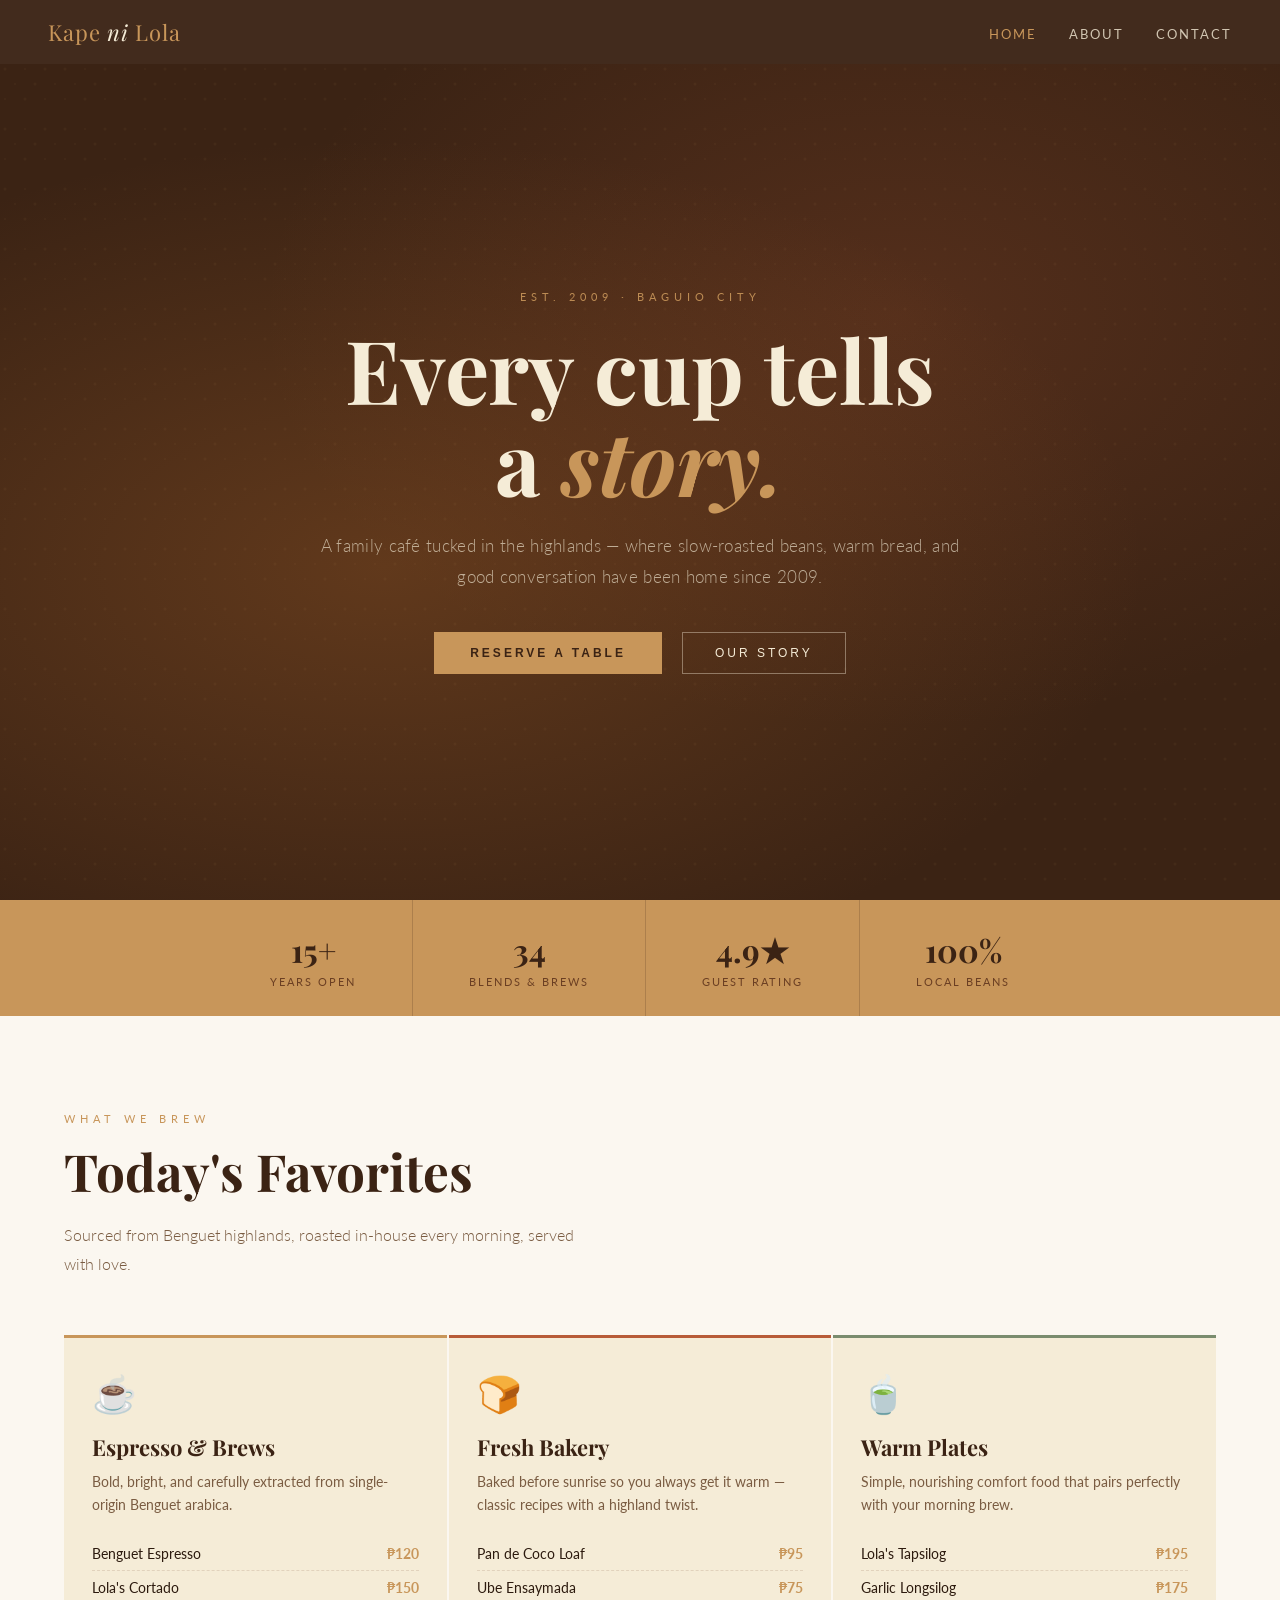
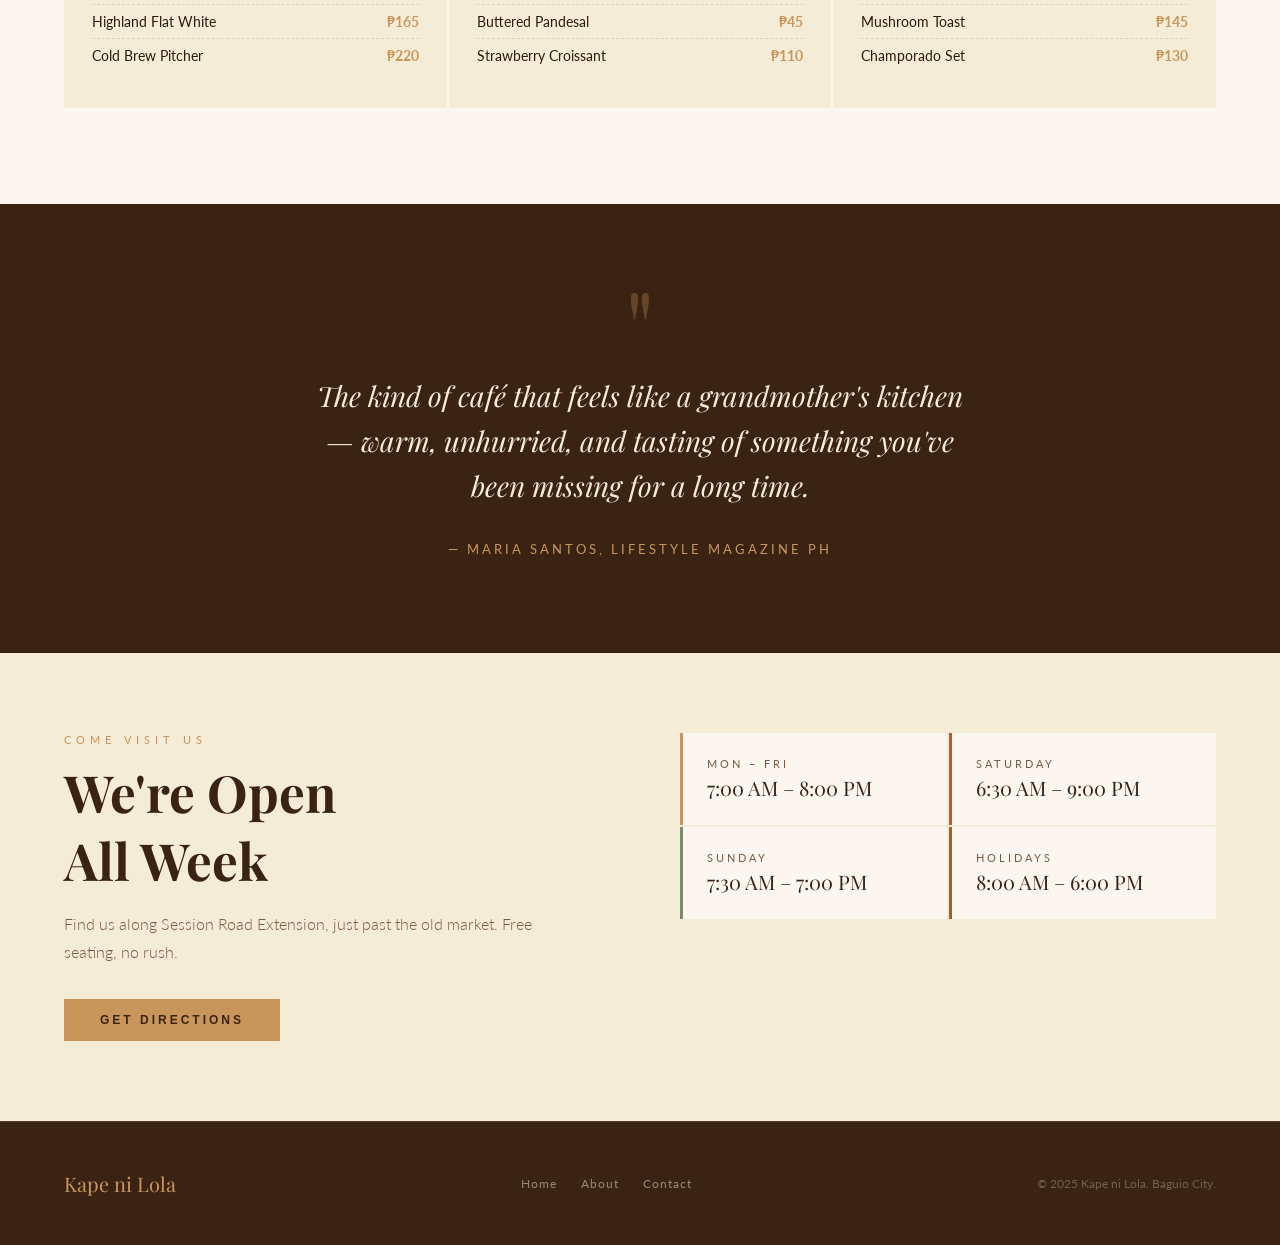
<file: kape-ni-lola_1.html>
<!DOCTYPE html>
<html lang="en">

<head>
  <meta charset="UTF-8">
  <meta name="viewport" content="width=device-width, initial-scale=1.0">
  <title>Kape ni Lola – Baguio City Café</title>
  <link
    href="https://fonts.googleapis.com/css2?family=Playfair+Display:ital,wght@0,400;0,700;1,400&family=Lato:wght@300;400;700&display=swap"
    rel="stylesheet">
  <style>
    * {
      margin: 0;
      padding: 0;
      box-sizing: border-box;
    }

    :root {
      --cream: #F5ECD7;
      --warm-white: #FBF7F0;
      --brown-dark: #3B2314;
      --brown-mid: #6B3F23;
      --brown-light: #A0622A;
      --tan: #C8965A;
      --sage: #7A8C6E;
      --terracotta: #B85C38;
      --text-main: #2C1A0E;
      --text-muted: #7A5C42;
    }

    body {
      font-family: 'Lato', sans-serif;
      background: var(--warm-white);
      color: var(--text-main);
      overflow-x: hidden;
    }

    /* NAV */
    nav {
      position: fixed;
      top: 0;
      left: 0;
      right: 0;
      z-index: 100;
      background: rgba(59, 35, 20, 0.96);
      backdrop-filter: blur(8px);
      display: flex;
      align-items: center;
      justify-content: space-between;
      padding: 0 48px;
      height: 64px;
    }

    .nav-logo {
      font-family: 'Playfair Display', serif;
      color: var(--tan);
      font-size: 22px;
      letter-spacing: 1px;
    }

    .nav-logo span {
      color: var(--cream);
      font-style: italic;
    }

    .nav-links {
      display: flex;
      gap: 32px;
      list-style: none;
    }

    .nav-links a {
      color: var(--cream);
      text-decoration: none;
      font-size: 13px;
      letter-spacing: 2px;
      text-transform: uppercase;
      opacity: .8;
      transition: opacity .2s;
      cursor: pointer;
    }

    .nav-links a:hover,
    .nav-links a.active {
      opacity: 1;
      color: var(--tan);
    }

    /* PAGES */
    .page {
      display: none;
      min-height: 100vh;
      padding-top: 64px;
    }

    .page.active {
      display: block;
    }

    /* ===== HOME PAGE ===== */
    .hero {
      position: relative;
      height: calc(100vh - 64px);
      display: flex;
      align-items: center;
      justify-content: center;
      overflow: hidden;
      background: var(--brown-dark);
    }

    .hero-bg {
      position: absolute;
      inset: 0;
      background: radial-gradient(ellipse at 30% 60%, rgba(168, 98, 42, .35) 0%, transparent 60%), radial-gradient(ellipse at 70% 30%, rgba(184, 92, 56, .2) 0%, transparent 50%);
      z-index: 1;
    }

    .hero-texture {
      position: absolute;
      inset: 0;
      opacity: .06;
      background-image: url("data:image/svg+xml,%3Csvg width='60' height='60' viewBox='0 0 60 60' xmlns='http://www.w3.org/2000/svg'%3E%3Cg fill='%23c8965a' fill-opacity='1'%3E%3Ccircle cx='5' cy='5' r='1.5'/%3E%3Ccircle cx='25' cy='5' r='1'/%3E%3Ccircle cx='45' cy='5' r='1.5'/%3E%3Ccircle cx='15' cy='20' r='1'/%3E%3Ccircle cx='35' cy='20' r='1.5'/%3E%3Ccircle cx='55' cy='20' r='1'/%3E%3Ccircle cx='5' cy='35' r='1'/%3E%3Ccircle cx='25' cy='35' r='1.5'/%3E%3Ccircle cx='45' cy='35' r='1'/%3E%3C/g%3E%3C/svg%3E");
      z-index: 1;
    }

    .hero-content {
      position: relative;
      z-index: 2;
      text-align: center;
      max-width: 700px;
      padding: 0 24px;
    }

    .hero-eyebrow {
      font-size: 11px;
      letter-spacing: 5px;
      text-transform: uppercase;
      color: var(--tan);
      margin-bottom: 20px;
      opacity: .9;
    }

    .hero-title {
      font-family: 'Playfair Display', serif;
      font-size: clamp(52px, 7vw, 88px);
      color: var(--cream);
      line-height: 1.05;
      margin-bottom: 24px;
    }

    .hero-title em {
      color: var(--tan);
      font-style: italic;
    }

    .hero-subtitle {
      color: rgba(245, 236, 215, .65);
      font-size: 17px;
      font-weight: 300;
      line-height: 1.8;
      margin-bottom: 40px;
      letter-spacing: .3px;
    }

    .btn-primary {
      display: inline-block;
      background: var(--tan);
      color: var(--brown-dark);
      padding: 14px 36px;
      font-size: 12px;
      letter-spacing: 3px;
      text-transform: uppercase;
      font-weight: 700;
      border: none;
      cursor: pointer;
      transition: background .2s, transform .15s;
    }

    .btn-primary:hover {
      background: var(--cream);
      transform: translateY(-2px);
    }

    .btn-outline {
      display: inline-block;
      border: 1.5px solid rgba(245, 236, 215, .4);
      color: var(--cream);
      padding: 13px 32px;
      font-size: 12px;
      letter-spacing: 3px;
      text-transform: uppercase;
      font-weight: 400;
      cursor: pointer;
      transition: border-color .2s;
      margin-left: 16px;
      background: transparent;
    }

    .btn-outline:hover {
      border-color: var(--tan);
      color: var(--tan);
    }

    /* STATS STRIP */
    .stats-strip {
      background: var(--tan);
      display: flex;
      justify-content: center;
      gap: 0;
    }

    .stat-item {
      padding: 28px 56px;
      text-align: center;
      border-right: 1px solid rgba(59, 35, 20, .2);
    }

    .stat-item:last-child {
      border-right: none;
    }

    .stat-num {
      font-family: 'Playfair Display', serif;
      font-size: 32px;
      color: var(--brown-dark);
      font-weight: 700;
    }

    .stat-label {
      font-size: 11px;
      letter-spacing: 2px;
      text-transform: uppercase;
      color: var(--brown-mid);
      margin-top: 4px;
    }

    /* MENU PREVIEW */
    .section {
      padding: 96px 64px;
    }

    .section-label {
      font-size: 11px;
      letter-spacing: 5px;
      text-transform: uppercase;
      color: var(--tan);
      margin-bottom: 12px;
    }

    .section-title {
      font-family: 'Playfair Display', serif;
      font-size: clamp(32px, 4vw, 52px);
      color: var(--brown-dark);
      margin-bottom: 16px;
    }

    .section-sub {
      color: var(--text-muted);
      font-size: 16px;
      font-weight: 300;
      max-width: 520px;
      line-height: 1.8;
    }

    .menu-grid {
      display: grid;
      grid-template-columns: repeat(3, 1fr);
      gap: 2px;
      margin-top: 56px;
    }

    .menu-card {
      background: var(--cream);
      padding: 36px 28px;
      position: relative;
      overflow: hidden;
      transition: transform .2s;
    }

    .menu-card:hover {
      transform: translateY(-4px);
    }

    .menu-card::before {
      content: '';
      position: absolute;
      top: 0;
      left: 0;
      right: 0;
      height: 3px;
      background: var(--tan);
    }

    .menu-card:nth-child(2)::before {
      background: var(--terracotta);
    }

    .menu-card:nth-child(3)::before {
      background: var(--sage);
    }

    .menu-icon {
      font-size: 36px;
      margin-bottom: 16px;
    }

    .menu-card h3 {
      font-family: 'Playfair Display', serif;
      font-size: 22px;
      color: var(--brown-dark);
      margin-bottom: 8px;
    }

    .menu-card p {
      color: var(--text-muted);
      font-size: 14px;
      line-height: 1.7;
      margin-bottom: 20px;
    }

    .menu-items {
      list-style: none;
    }

    .menu-items li {
      display: flex;
      justify-content: space-between;
      padding: 8px 0;
      border-bottom: 1px dashed rgba(107, 63, 35, .15);
      font-size: 14px;
      color: var(--text-main);
    }

    .menu-items li:last-child {
      border-bottom: none;
    }

    .menu-items .price {
      color: var(--tan);
      font-weight: 700;
    }

    /* TESTIMONIAL */
    .testimonial-section {
      background: var(--brown-dark);
      padding: 96px 64px;
      text-align: center;
    }

    .quote-mark {
      font-family: 'Playfair Display', serif;
      font-size: 100px;
      color: var(--tan);
      opacity: .3;
      line-height: .5;
      margin-bottom: 24px;
    }

    .testimonial-text {
      font-family: 'Playfair Display', serif;
      font-size: clamp(20px, 3vw, 28px);
      color: var(--cream);
      font-style: italic;
      max-width: 680px;
      margin: 0 auto 32px;
      line-height: 1.6;
    }

    .testimonial-author {
      color: var(--tan);
      font-size: 13px;
      letter-spacing: 3px;
      text-transform: uppercase;
    }

    /* HOURS */
    .hours-section {
      background: var(--cream);
      padding: 80px 64px;
      display: flex;
      gap: 80px;
      align-items: flex-start;
    }

    .hours-text {
      flex: 1;
    }

    .hours-grid {
      flex: 1;
      display: grid;
      grid-template-columns: 1fr 1fr;
      gap: 2px;
    }

    .hour-item {
      background: var(--warm-white);
      padding: 24px;
      border-left: 3px solid var(--tan);
    }

    .hour-day {
      font-size: 11px;
      letter-spacing: 3px;
      text-transform: uppercase;
      color: var(--text-muted);
      margin-bottom: 4px;
    }

    .hour-time {
      font-family: 'Playfair Display', serif;
      font-size: 20px;
      color: var(--brown-dark);
    }

    /* ===== ABOUT PAGE ===== */
    .about-hero {
      background: var(--brown-mid);
      padding: 96px 64px;
      display: flex;
      gap: 80px;
      align-items: center;
      min-height: 500px;
    }

    .about-hero-text {
      flex: 1;
    }

    .about-hero-img {
      flex: 1;
      position: relative;
    }

    .img-placeholder {
      background: var(--brown-light);
      aspect-ratio: 4/3;
      display: flex;
      align-items: center;
      justify-content: center;
      overflow: hidden;
      position: relative;
    }

    .img-placeholder::after {
      content: '';
      position: absolute;
      inset: 0;
      background: radial-gradient(ellipse at 50% 50%, rgba(245, 236, 215, .1) 0%, transparent 70%);
    }

    .coffee-illustration {
      font-size: 80px;
      opacity: .6;
    }

    .img-badge {
      position: absolute;
      bottom: -16px;
      right: -16px;
      background: var(--tan);
      color: var(--brown-dark);
      padding: 16px 20px;
      font-family: 'Playfair Display', serif;
      font-size: 14px;
      font-style: italic;
    }

    .about-body {
      padding: 80px 64px;
      display: grid;
      grid-template-columns: 1fr 1fr;
      gap: 64px;
    }

    .value-card {
      padding: 32px;
      border-left: 3px solid var(--tan);
      background: var(--cream);
    }

    .value-card:nth-child(2) {
      border-color: var(--terracotta);
    }

    .value-card:nth-child(3) {
      border-color: var(--sage);
    }

    .value-card h3 {
      font-family: 'Playfair Display', serif;
      font-size: 22px;
      color: var(--brown-dark);
      margin-bottom: 12px;
    }

    .value-card p {
      color: var(--text-muted);
      font-size: 14px;
      line-height: 1.8;
    }

    .team-section {
      padding: 0 64px 96px;
    }

    .team-grid {
      display: grid;
      grid-template-columns: repeat(3, 1fr);
      gap: 32px;
      margin-top: 48px;
    }

    .team-card {
      text-align: center;
    }

    .team-avatar {
      width: 100px;
      height: 100px;
      border-radius: 50%;
      margin: 0 auto 16px;
      display: flex;
      align-items: center;
      justify-content: center;
      font-size: 36px;
      border: 3px solid var(--tan);
    }

    .team-avatar.t1 {
      background: #E8D5B7;
    }

    .team-avatar.t2 {
      background: #D4C2A8;
    }

    .team-avatar.t3 {
      background: #C8B89A;
    }

    .team-name {
      font-family: 'Playfair Display', serif;
      font-size: 20px;
      color: var(--brown-dark);
      margin-bottom: 4px;
    }

    .team-role {
      font-size: 12px;
      letter-spacing: 2px;
      text-transform: uppercase;
      color: var(--tan);
      margin-bottom: 12px;
    }

    .team-bio {
      font-size: 14px;
      color: var(--text-muted);
      line-height: 1.7;
    }

    /* ===== CONTACT PAGE ===== */
    .contact-hero {
      background: var(--brown-dark);
      padding: 80px 64px;
      text-align: center;
    }

    .contact-body {
      padding: 80px 64px;
      display: grid;
      grid-template-columns: 1fr 1.2fr;
      gap: 64px;
    }

    .contact-info-item {
      display: flex;
      gap: 20px;
      margin-bottom: 36px;
      align-items: flex-start;
    }

    .contact-icon {
      width: 44px;
      height: 44px;
      background: var(--cream);
      display: flex;
      align-items: center;
      justify-content: center;
      font-size: 20px;
      flex-shrink: 0;
    }

    .contact-info-item h4 {
      font-family: 'Playfair Display', serif;
      font-size: 17px;
      color: var(--brown-dark);
      margin-bottom: 4px;
    }

    .contact-info-item p {
      font-size: 14px;
      color: var(--text-muted);
      line-height: 1.7;
    }

    .contact-form {
      background: var(--cream);
      padding: 40px;
    }

    .form-group {
      margin-bottom: 20px;
    }

    .form-group label {
      display: block;
      font-size: 11px;
      letter-spacing: 2px;
      text-transform: uppercase;
      color: var(--brown-mid);
      margin-bottom: 8px;
    }

    .form-group input,
    .form-group textarea,
    .form-group select {
      width: 100%;
      background: var(--warm-white);
      border: 1px solid rgba(107, 63, 35, .2);
      padding: 12px 16px;
      font-family: 'Lato', sans-serif;
      font-size: 14px;
      color: var(--text-main);
      outline: none;
      transition: border-color .2s;
    }

    .form-group input:focus,
    .form-group textarea:focus {
      border-color: var(--tan);
    }

    .form-group textarea {
      resize: vertical;
      min-height: 120px;
    }

    .form-row {
      display: grid;
      grid-template-columns: 1fr 1fr;
      gap: 16px;
    }

    .map-placeholder {
      background: var(--brown-dark);
      aspect-ratio: 16/9;
      display: flex;
      align-items: center;
      justify-content: center;
      margin-top: 56px;
      position: relative;
      overflow: hidden;
    }

    .map-content {
      text-align: center;
      z-index: 1;
    }

    .map-pin {
      font-size: 48px;
      display: block;
      margin-bottom: 12px;
    }

    .map-content p {
      color: var(--cream);
      font-family: 'Playfair Display', serif;
      font-size: 18px;
    }

    .map-content small {
      color: var(--tan);
      font-size: 13px;
      letter-spacing: 1px;
    }

    /* FOOTER */
    footer {
      background: var(--brown-dark);
      padding: 48px 64px;
      display: flex;
      justify-content: space-between;
      align-items: center;
      border-top: 1px solid rgba(200, 150, 90, .2);
    }

    .footer-logo {
      font-family: 'Playfair Display', serif;
      color: var(--tan);
      font-size: 20px;
    }

    .footer-links {
      display: flex;
      gap: 24px;
    }

    .footer-links a {
      color: rgba(245, 236, 215, .5);
      font-size: 12px;
      letter-spacing: 1px;
      text-decoration: none;
      transition: color .2s;
      cursor: pointer;
    }

    .footer-links a:hover {
      color: var(--tan);
    }

    .footer-copy {
      color: rgba(245, 236, 215, .3);
      font-size: 12px;
    }

    /* ANIMATIONS */
    @keyframes fadeUp {
      from {
        opacity: 0;
        transform: translateY(24px);
      }

      to {
        opacity: 1;
        transform: translateY(0);
      }
    }

    .page.active .hero-content {
      animation: fadeUp .7s ease both;
    }

    .page.active .menu-card {
      animation: fadeUp .5s ease both;
    }

    .page.active .menu-card:nth-child(2) {
      animation-delay: .1s;
    }

    .page.active .menu-card:nth-child(3) {
      animation-delay: .2s;
    }
  </style>
</head>

<body>

  <nav>
    <div class="nav-logo">Kape <span>ni</span> Lola</div>
    <ul class="nav-links">
      <li><a class="active" onclick="showPage('home',this)">Home</a></li>
      <li><a onclick="showPage('about',this)">About</a></li>
      <li><a onclick="showPage('contact',this)">Contact</a></li>
    </ul>
  </nav>

  <!-- ===== HOME ===== -->
  <div id="home" class="page active">
    <section class="hero">
      <div class="hero-bg"></div>
      <div class="hero-texture"></div>
      <div class="hero-content">
        <p class="hero-eyebrow">Est. 2009 · Baguio City</p>
        <h1 class="hero-title">Every cup tells<br>a <em>story.</em></h1>
        <p class="hero-subtitle">A family café tucked in the highlands — where slow-roasted beans, warm bread, and good
          conversation have been home since 2009.</p>
        <button class="btn-primary" onclick="showPage('contact', document.querySelectorAll('.nav-links a')[2])">Reserve
          a Table</button>
        <button class="btn-outline" onclick="showPage('about', document.querySelectorAll('.nav-links a')[1])">Our
          Story</button>
      </div>
    </section>

    <div class="stats-strip">
      <div class="stat-item">
        <div class="stat-num">15+</div>
        <div class="stat-label">Years open</div>
      </div>
      <div class="stat-item">
        <div class="stat-num">34</div>
        <div class="stat-label">Blends & brews</div>
      </div>
      <div class="stat-item">
        <div class="stat-num">4.9★</div>
        <div class="stat-label">Guest rating</div>
      </div>
      <div class="stat-item">
        <div class="stat-num">100%</div>
        <div class="stat-label">Local beans</div>
      </div>
    </div>

    <section class="section">
      <div class="section-label">What we brew</div>
      <h2 class="section-title">Today's Favorites</h2>
      <p class="section-sub">Sourced from Benguet highlands, roasted in-house every morning, served with love.</p>
      <div class="menu-grid">
        <div class="menu-card">
          <div class="menu-icon">☕</div>
          <h3>Espresso & Brews</h3>
          <p>Bold, bright, and carefully extracted from single-origin Benguet arabica.</p>
          <ul class="menu-items">
            <li><span>Benguet Espresso</span><span class="price">₱120</span></li>
            <li><span>Lola's Cortado</span><span class="price">₱150</span></li>
            <li><span>Highland Flat White</span><span class="price">₱165</span></li>
            <li><span>Cold Brew Pitcher</span><span class="price">₱220</span></li>
          </ul>
        </div>
        <div class="menu-card">
          <div class="menu-icon">🍞</div>
          <h3>Fresh Bakery</h3>
          <p>Baked before sunrise so you always get it warm — classic recipes with a highland twist.</p>
          <ul class="menu-items">
            <li><span>Pan de Coco Loaf</span><span class="price">₱95</span></li>
            <li><span>Ube Ensaymada</span><span class="price">₱75</span></li>
            <li><span>Buttered Pandesal</span><span class="price">₱45</span></li>
            <li><span>Strawberry Croissant</span><span class="price">₱110</span></li>
          </ul>
        </div>
        <div class="menu-card">
          <div class="menu-icon">🍵</div>
          <h3>Warm Plates</h3>
          <p>Simple, nourishing comfort food that pairs perfectly with your morning brew.</p>
          <ul class="menu-items">
            <li><span>Lola's Tapsilog</span><span class="price">₱195</span></li>
            <li><span>Garlic Longsilog</span><span class="price">₱175</span></li>
            <li><span>Mushroom Toast</span><span class="price">₱145</span></li>
            <li><span>Champorado Set</span><span class="price">₱130</span></li>
          </ul>
        </div>
      </div>
    </section>

    <div class="testimonial-section">
      <div class="quote-mark">"</div>
      <p class="testimonial-text">The kind of café that feels like a grandmother's kitchen — warm, unhurried, and
        tasting of something you've been missing for a long time.</p>
      <div class="testimonial-author">— Maria Santos, Lifestyle Magazine PH</div>
    </div>

    <div class="hours-section">
      <div class="hours-text">
        <div class="section-label">Come visit us</div>
        <h2 class="section-title">We're Open<br>All Week</h2>
        <p class="section-sub" style="margin-bottom:32px;">Find us along Session Road Extension, just past the old
          market. Free seating, no rush.</p>
        <button class="btn-primary" onclick="showPage('contact', document.querySelectorAll('.nav-links a')[2])">Get
          Directions</button>
      </div>
      <div class="hours-grid">
        <div class="hour-item">
          <div class="hour-day">Mon – Fri</div>
          <div class="hour-time">7:00 AM – 8:00 PM</div>
        </div>
        <div class="hour-item" style="border-color:var(--terracotta)">
          <div class="hour-day">Saturday</div>
          <div class="hour-time">6:30 AM – 9:00 PM</div>
        </div>
        <div class="hour-item" style="border-color:var(--sage)">
          <div class="hour-day">Sunday</div>
          <div class="hour-time">7:30 AM – 7:00 PM</div>
        </div>
        <div class="hour-item" style="border-color:var(--brown-light)">
          <div class="hour-day">Holidays</div>
          <div class="hour-time">8:00 AM – 6:00 PM</div>
        </div>
      </div>
    </div>

    <footer>
      <div class="footer-logo">Kape ni Lola</div>
      <div class="footer-links">
        <a onclick="showPage('home',document.querySelectorAll('.nav-links a')[0])">Home</a>
        <a onclick="showPage('about',document.querySelectorAll('.nav-links a')[1])">About</a>
        <a onclick="showPage('contact',document.querySelectorAll('.nav-links a')[2])">Contact</a>
      </div>
      <div class="footer-copy">© 2025 Kape ni Lola. Baguio City.</div>
    </footer>
  </div>

  <!-- ===== ABOUT ===== -->
  <div id="about" class="page">
    <section class="about-hero">
      <div class="about-hero-text">
        <p class="section-label" style="color:var(--tan)">Our story</p>
        <h1
          style="font-family:'Playfair Display',serif;font-size:clamp(36px,5vw,64px);color:var(--cream);line-height:1.1;margin-bottom:20px;">
          Brewed with<br><em style="color:var(--tan)">memory &amp;<br>meaning.</em></h1>
        <p style="color:rgba(245,236,215,.7);font-size:16px;font-weight:300;line-height:1.9;max-width:480px;">What
          started as a tiny stall at the Baguio Public Market has grown into a beloved café — but we've never forgotten
          where we came from, or who taught us how to make the perfect cup.</p>
      </div>
      <div class="about-hero-img">
        <div class="img-placeholder">
          <div class="coffee-illustration">🫘</div>
        </div>
        <div class="img-badge">Est. 2009<br><span
            style="font-size:11px;letter-spacing:2px;font-family:'Lato',sans-serif;">BAGUIO CITY</span></div>
      </div>
    </section>

    <section class="about-body">
      <div>
        <div class="section-label">The beginning</div>
        <h2 class="section-title" style="font-size:36px;">From Lola's<br>Kitchen</h2>
        <p style="color:var(--text-muted);font-size:15px;line-height:1.9;margin-top:16px;">In 2009, Lola Remedios Cruz
          began selling brewed coffee and fresh pandesal from her home in Burnham Park. Word spread — not through ads,
          but through neighbors telling neighbors about the cup that tasted like Sunday mornings.<br><br>By 2012, we
          opened our first proper café along Session Road Extension. Lola Remy still visits every Saturday to check on
          the beans.</p>
      </div>
      <div>
        <div class="section-label">Our craft</div>
        <h2 class="section-title" style="font-size:36px;">The Benguet<br>Difference</h2>
        <p style="color:var(--text-muted);font-size:15px;line-height:1.9;margin-top:16px;">We source exclusively from
          smallhold farms in the Cordillera mountains — communities we've known for over a decade. The cool highland
          climate and mineral-rich soil produce an arabica with natural brightness and a clean, sweet finish.<br><br>We
          roast in small batches three times a week to ensure every cup is as fresh as possible.</p>
      </div>
    </section>

    <section style="padding:0 64px 80px;">
      <div class="section-label">What we believe</div>
      <h2 class="section-title">Our Values</h2>
      <div style="display:grid;grid-template-columns:repeat(3,1fr);gap:24px;margin-top:40px;">
        <div class="value-card">
          <div style="font-size:28px;margin-bottom:12px;">🌿</div>
          <h3>Locally Rooted</h3>
          <p>Every bean, every egg, every loaf comes from within the Cordillera region. We support the farmers who feed
            our community.</p>
        </div>
        <div class="value-card">
          <div style="font-size:28px;margin-bottom:12px;">🤝</div>
          <h3>People First</h3>
          <p>No rush, no minimums. Pull out a book, catch up with a friend, or just sit with the fog. This place is
            yours.</p>
        </div>
        <div class="value-card">
          <div style="font-size:28px;margin-bottom:12px;">☕</div>
          <h3>Honest Craft</h3>
          <p>No shortcuts in the kitchen or the roastery. Good coffee takes time, and we think that's worth it.</p>
        </div>
      </div>
    </section>

    <section class="team-section">
      <div class="section-label">The people</div>
      <h2 class="section-title">Meet the Team</h2>
      <div class="team-grid">
        <div class="team-card">
          <div class="team-avatar t1">👵</div>
          <div class="team-name">Remedios Cruz</div>
          <div class="team-role">Founder & Matriarch</div>
          <p class="team-bio">Lola Remy started it all with a charcoal stove and her mother's recipe. Now 74, she still
            taste-tests every new blend before it hits the menu.</p>
        </div>
        <div class="team-card">
          <div class="team-avatar t2">👨‍🍳</div>
          <div class="team-name">Marco Cruz</div>
          <div class="team-role">Head Roaster & Chef</div>
          <p class="team-bio">Lola Remy's grandson, trained in Manila but always came back to Baguio. He manages
            sourcing relationships with six Benguet farming families.</p>
        </div>
        <div class="team-card">
          <div class="team-avatar t3">👩‍💼</div>
          <div class="team-name">Ana Reyes</div>
          <div class="team-role">Café Manager</div>
          <p class="team-bio">Ana joined in 2016 as a part-time barista while studying at UP Baguio. Today she runs
            daily operations and trains every new team member personally.</p>
        </div>
      </div>
    </section>

    <footer>
      <div class="footer-logo">Kape ni Lola</div>
      <div class="footer-links">
        <a onclick="showPage('home',document.querySelectorAll('.nav-links a')[0])">Home</a>
        <a onclick="showPage('about',document.querySelectorAll('.nav-links a')[1])">About</a>
        <a onclick="showPage('contact',document.querySelectorAll('.nav-links a')[2])">Contact</a>
      </div>
      <div class="footer-copy">© 2025 Kape ni Lola. Baguio City.</div>
    </footer>
  </div>

  <!-- ===== CONTACT ===== -->
  <div id="contact" class="page">
    <section class="contact-hero">
      <p class="section-label" style="color:var(--tan)">Reach out</p>
      <h1
        style="font-family:'Playfair Display',serif;font-size:clamp(36px,5vw,64px);color:var(--cream);margin-bottom:16px;">
        Let's have a<br><em style="color:var(--tan)">conversation.</em></h1>
      <p
        style="color:rgba(245,236,215,.6);font-size:16px;font-weight:300;max-width:480px;margin:0 auto;line-height:1.8;">
        Whether it's a reservation, a catering inquiry, or just a hello — we'd love to hear from you.</p>
    </section>

    <section class="contact-body">
      <div>
        <div class="section-label">Find us</div>
        <h2 class="section-title" style="font-size:36px;margin-bottom:40px;">Visit the Café</h2>
        <div class="contact-info-item">
          <div class="contact-icon">📍</div>
          <div>
            <h4>Address</h4>
            <p>12 Session Road Extension<br>Baguio City, Benguet 2600<br>(Near the old Burnham Market)</p>
          </div>
        </div>
        <div class="contact-info-item">
          <div class="contact-icon">📞</div>
          <div>
            <h4>Phone</h4>
            <p>(074) 443-2281<br>+63 917 555 0184</p>
          </div>
        </div>
        <div class="contact-info-item">
          <div class="contact-icon">✉️</div>
          <div>
            <h4>Email</h4>
            <p>hello@kapenilola.ph<br>catering@kapenilola.ph</p>
          </div>
        </div>
        <div class="contact-info-item">
          <div class="contact-icon">🕐</div>
          <div>
            <h4>Hours</h4>
            <p>Mon–Fri: 7:00 AM – 8:00 PM<br>Sat: 6:30 AM – 9:00 PM<br>Sun & Holidays: 7:30 AM – 7:00 PM</p>
          </div>
        </div>
      </div>

      <div>
        <div class="contact-form">
          <div class="section-label" style="margin-bottom:24px;">Send a message</div>
          <div class="form-row">
            <div class="form-group"><label>First Name</label><input type="text" placeholder="Maria"></div>
            <div class="form-group"><label>Last Name</label><input type="text" placeholder="Santos"></div>
          </div>
          <div class="form-group"><label>Email</label><input type="email" placeholder="maria@email.com"></div>
          <div class="form-group"><label>Subject</label>
            <select>
              <option>Table Reservation</option>
              <option>Catering Inquiry</option>
              <option>Private Event</option>
              <option>General Question</option>
            </select>
          </div>
          <div class="form-group"><label>Date (if reservation)</label><input type="date"></div>
          <div class="form-group"><label>Message</label><textarea
              placeholder="We'd love to hear from you..."></textarea></div>
          <button class="btn-primary" style="width:100%;"
            onclick="this.textContent='Message sent! ☕';this.style.background='var(--sage)';setTimeout(()=>{this.textContent='Send Message';this.style.background='';},3000)">Send
            Message</button>
        </div>
      </div>
    </section>

    <div style="padding:0 64px 96px;">
      <div class="map-placeholder">
        <div class="map-content">
          <span class="map-pin">📍</span>
          <p>12 Session Road Extension, Baguio City</p>
          <small>Baguio City · Benguet · Cordillera</small>
        </div>
      </div>
    </div>

    <footer>
      <div class="footer-logo">Kape ni Lola</div>
      <div class="footer-links">
        <a onclick="showPage('home',document.querySelectorAll('.nav-links a')[0])">Home</a>
        <a onclick="showPage('about',document.querySelectorAll('.nav-links a')[1])">About</a>
        <a onclick="showPage('contact',document.querySelectorAll('.nav-links a')[2])">Contact</a>
      </div>
      <div class="footer-copy">© 2025 Kape ni Lola. Baguio City.</div>
    </footer>
  </div>

  <script>
    function showPage(id, linkEl) {
      document.querySelectorAll('.page').forEach(p => p.classList.remove('active'));
      document.querySelectorAll('.nav-links a').forEach(a => a.classList.remove('active'));
      document.getElementById(id).classList.add('active');
      if (linkEl) linkEl.classList.add('active');
      window.scrollTo({ top: 0, behavior: 'smooth' });
      return false;
    }
  </script>
</body>

</html>
</file>
